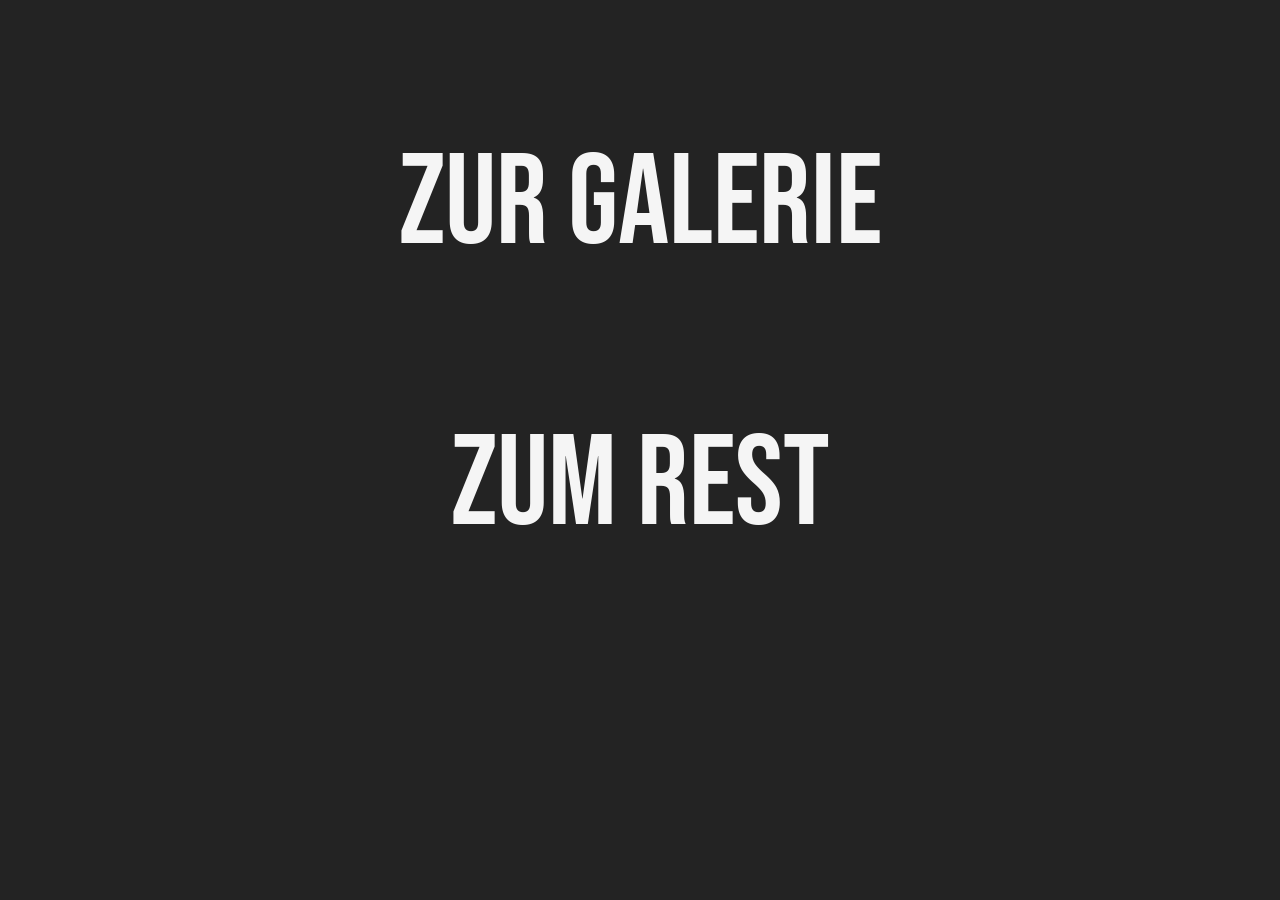
<file: index.html>
<!DOCTYPE html>
<html lang="en">
<head>
    <meta charset="UTF-8">
    <meta name="viewport" content="width=device-width, initial-scale=1.0">
    <title>Document</title>
    <link rel="stylesheet" href="./style.css">
  
</head>
<body>
 
</a>
    <a href="./about.html">
        <p>Zur Galerie</p>
    </a>
    <a href="./about2.html">
        <p>Zum Rest</p>
    </a>
</body>
</html>
</file>
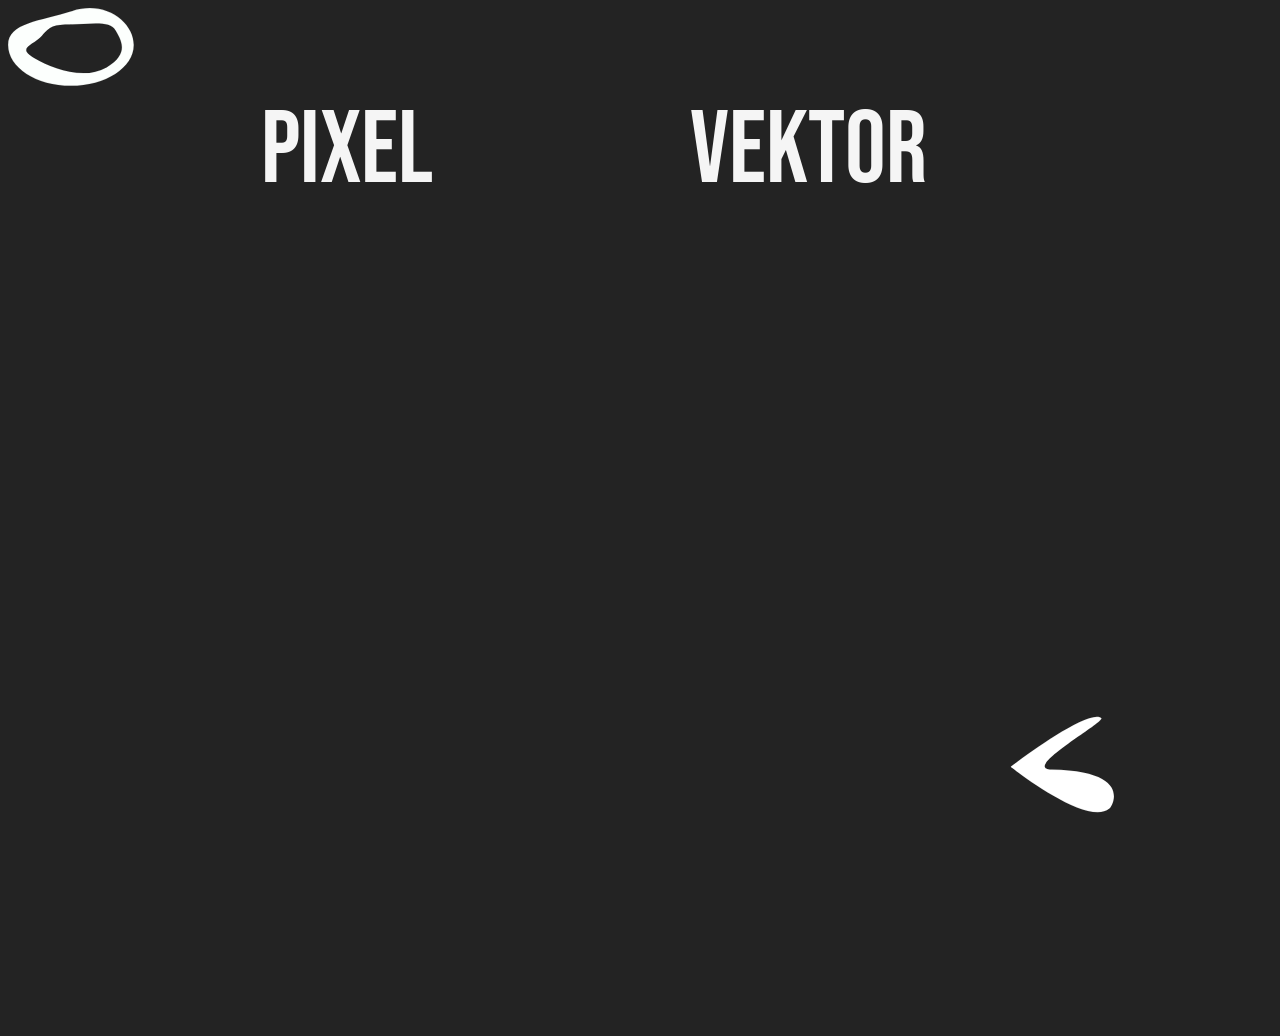
<file: about.html>
<!DOCTYPE html>
<html lang="en">
<head>
    <meta charset="UTF-8">
    <meta name="viewport" content="width=device-width, initial-scale=1.0">
    <title>Document</title>
    <link rel="stylesheet" href="./style2.css">
</head>
<body>
     
   <a href="./index.html">
    <div><img src="./image/Kreis.svg" alt="Zurück" id="Kreis"></div>
   </a>
    <a href="./pixel.html">
        <p1>Pixel</p1>
    </a>
    <a href="./vektor.html">
        <p2>Vektor</p2>
    </a>

    <a href="./index.html">
        <div1><img src="./image/zurück.svg" alt="Zurück" id="Pfeil"></div1>
    </a>

</body>
</html>
</file>
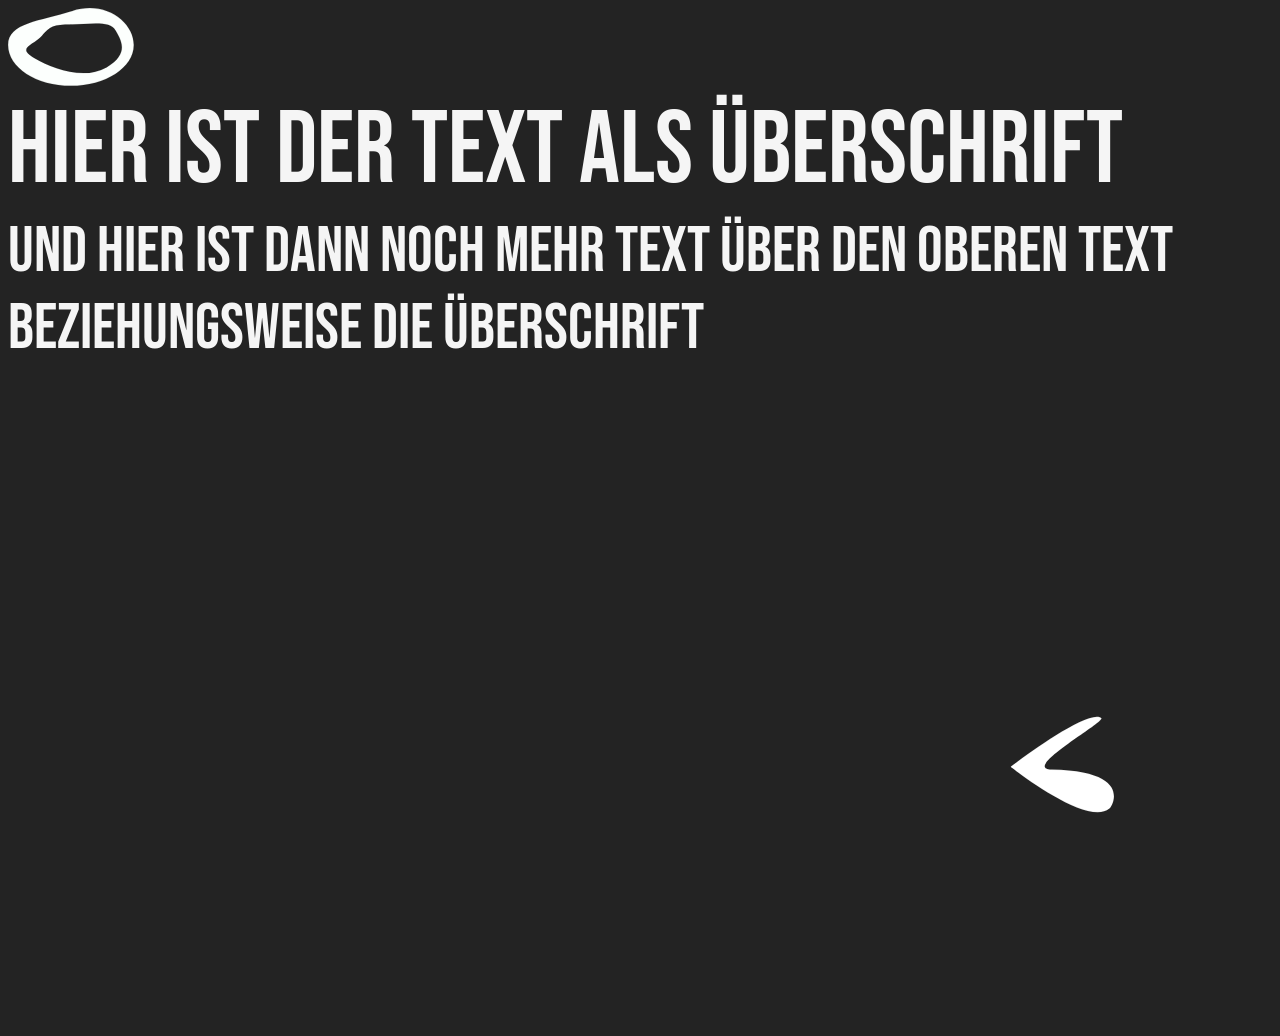
<file: about2.html>
<!DOCTYPE html>
<html lang="en">
<head>
    <meta charset="UTF-8">
    <meta name="viewport" content="width=device-width, initial-scale=1.0">
    <title>Document</title>
    <link rel="stylesheet" href="./style.css">
</head>
<body>
     <a href="./index.html">
    <div><img src="./image/Kreis.svg" alt="Zurück" id="Kreis"></div>
   </a>
    <p2>Hier ist der Text als Überschrift</p2>
    <br>
    <p3>Und hier ist dann noch mehr Text über den oberen Text beziehungsweise die Überschrift</p3>

     <a href="./index.html">
        <div1><img src="./image/zurück.svg" alt="Zurück" id="Pfeil"></div1>
    </a>

</body>
</html>
</file>
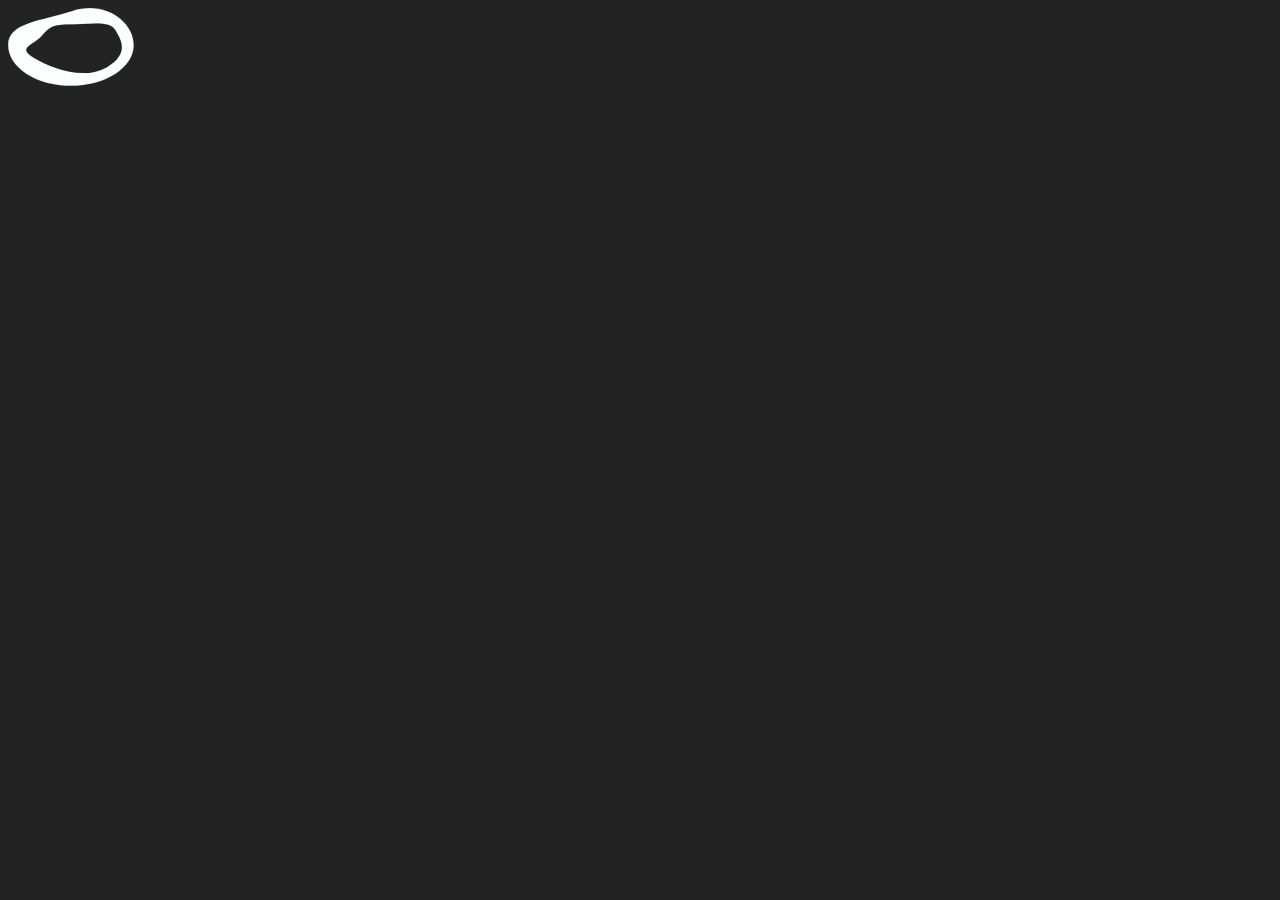
<file: animation.html>
<!DOCTYPE html>
<html lang="en">
<head>
    <meta charset="UTF-8">
    <meta name="viewport" content="width=device-width, initial-scale=1.0">
    <title>Document</title>
    <link rel="stylesheet" href="./styleanimation.css">
</head>
<body>
     <a href="./index.html">
    <div><img src="./image/Kreis.svg" alt="Zurück" id="Kreis"></div>
   </a>
    
    
</body>
</html>
</file>
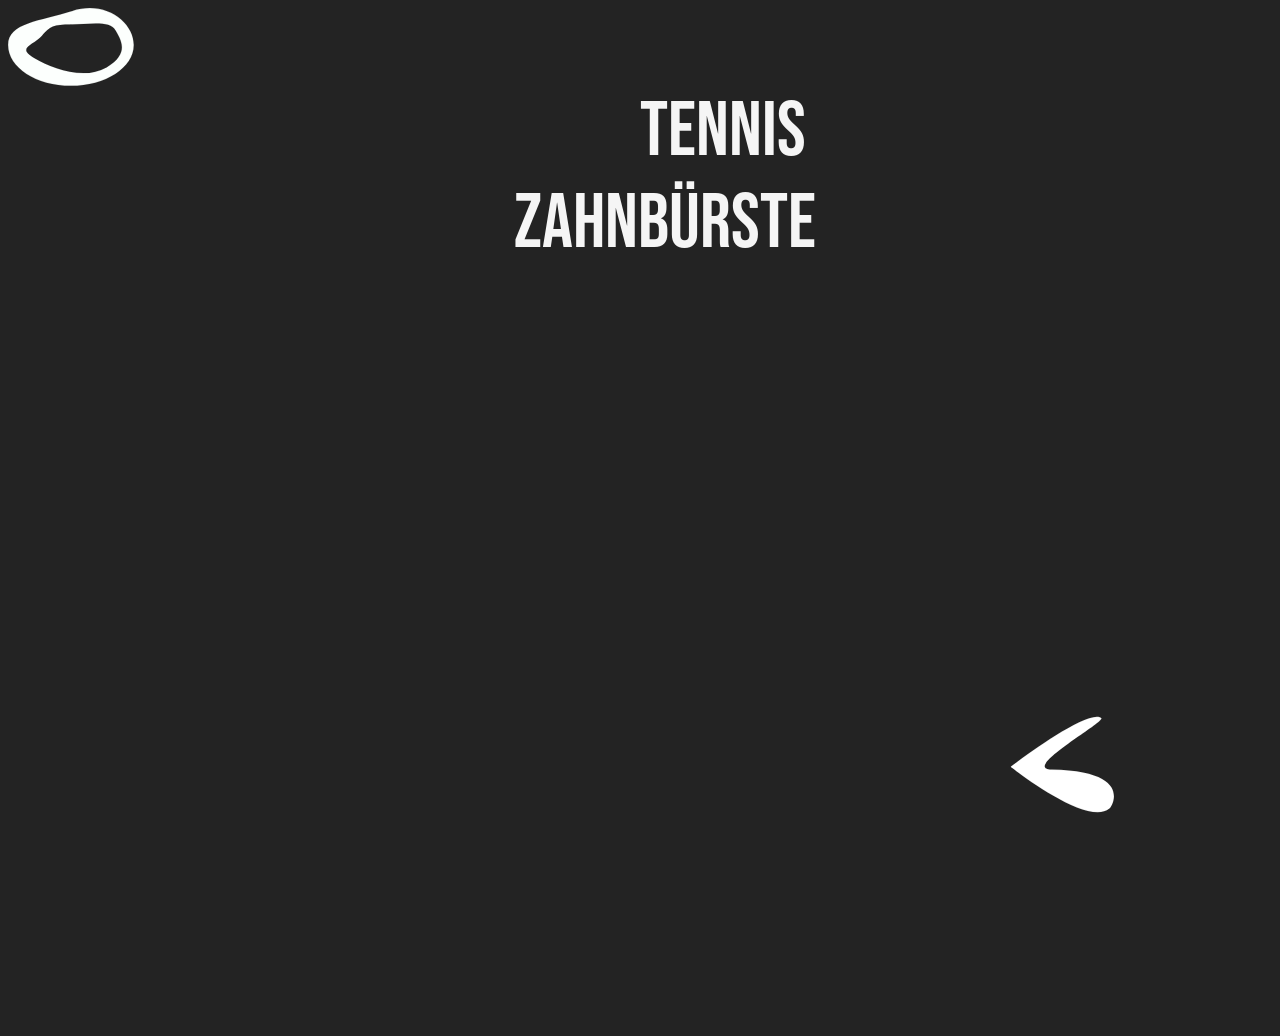
<file: pixel.html>
<!DOCTYPE html>
<html lang="en">
<head>
    <meta charset="UTF-8">
    <meta name="viewport" content="width=device-width, initial-scale=1.0">
    <title>Document</title>
    <link rel="stylesheet" href="./stylepixel.css">
</head>
<body>
     <a href="./index.html">
    <div><img src="./image/Kreis.svg" alt="Zurück" id="Kreis"></div>
   </a>
   
    <a href="./animation/resources/animation_page/animation.html">
    <p1>Tennis</p1> 
    </a>
    
    <br>
    <a href="./animation2/resources/animation_page/animation.html">
    <p2>Zahnbürste</p2>
    </a>

    <a href="./about.html">
        <div1><img src="./image/zurück.svg" alt="Zurück" id="Pfeil"></div1>
    </a>
   



    
</body>
</html>
</file>
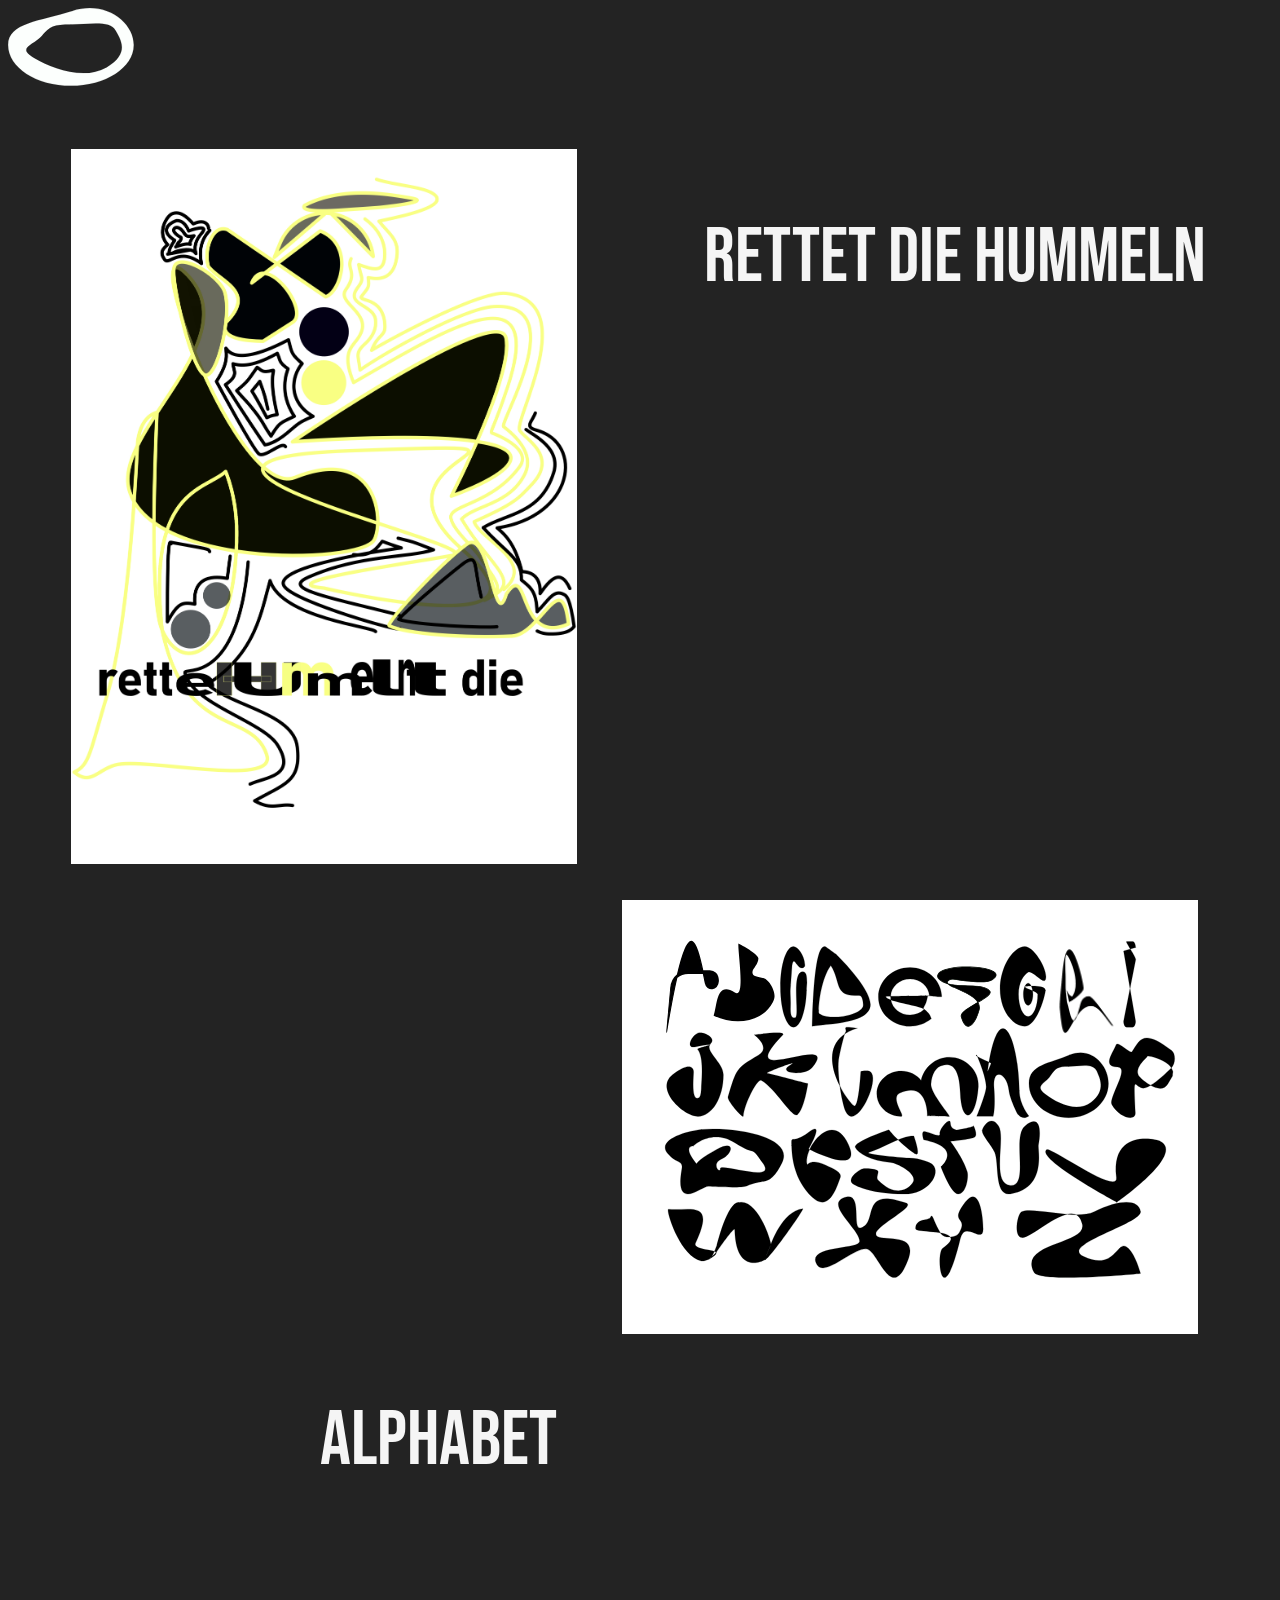
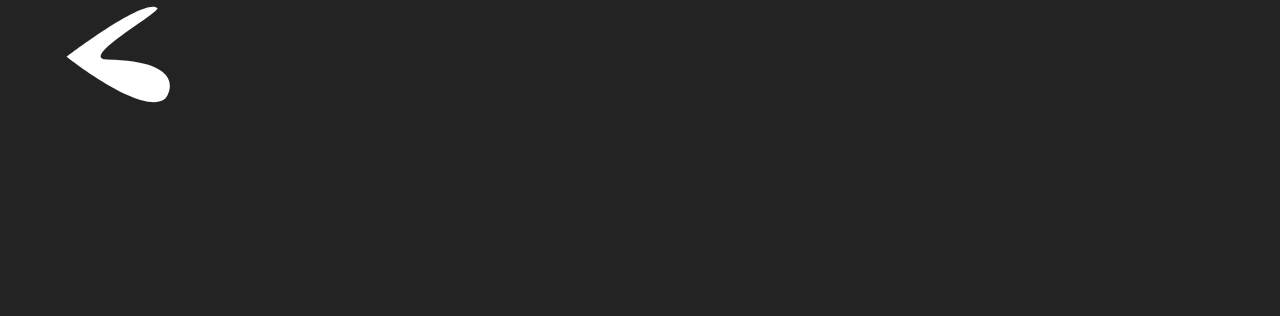
<file: vektor.html>
<!DOCTYPE html>
<html lang="en">
<head>
    <meta charset="UTF-8">
    <meta name="viewport" content="width=device-width, initial-scale=1.0">
    <title>Document</title>
    <link rel="stylesheet" href="./stylepixel.css">
</head>
<body>
     <a href="./index.html">
    <div><img src="./image/Kreis.svg" alt="Zurück" id="Kreis"></div>
   </a>

   
    <div><p> rettet die Hummeln</p>
   
    <img src="./image/rettet die hummeln.jpg" alt="Hummeln"
    id="Hummeln">
    </div>
    

    <div>
        <br>
        <br>
        <p3>Alphabet</p3>

    <img src="./image/alphabet vektor.svg" alt="Alphabetimage"
    id="Alphabetimage">
    </div>
    </div>
        <a href="./about.html">
        <div2><img src="./image/zurück.svg"alt="Zurück" id="Pfeil"></div2>
    </a>
   

</body>
</html>
</file>
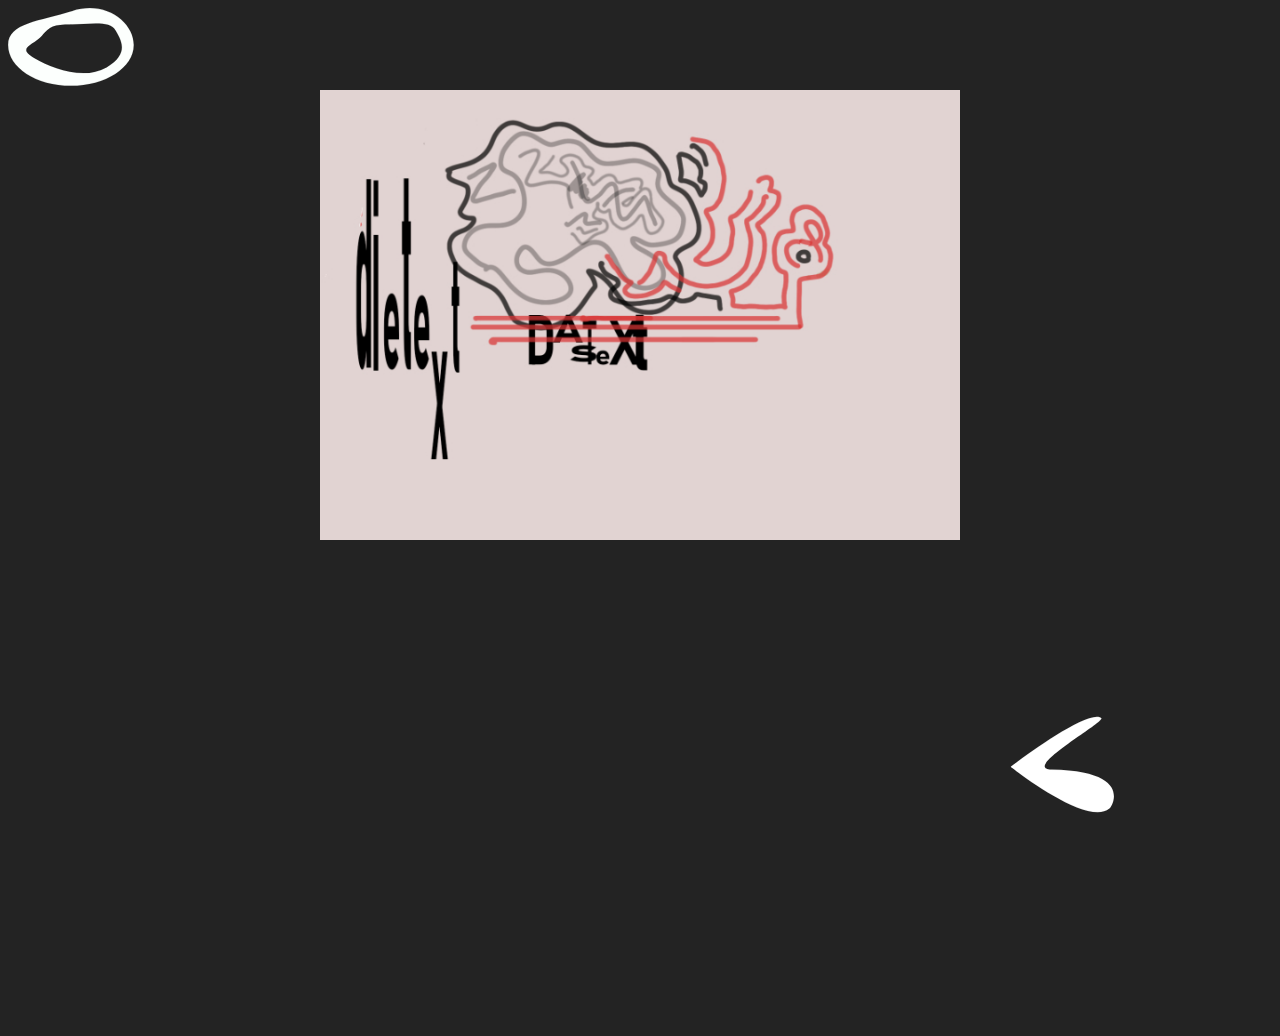
<file: animation/resources/animation_page/animation.html>
<!DOCTYPE html>
<html lang="en">

<head>
    <meta charset="UTF-8">
    <meta name="viewport" content="width=device-width, initial-scale=1.0">
    <title>animation</title>
    <meta name="viewport" content="width=device-width, initial-scale=1.0, maximum-scale=1.0, user-scalable=no">
<link rel="stylesheet" href="./frames.css">
</head>

<body>
    <a href="../../../index.html">
    <div><img src="../../../image/Kreis.svg" alt="Zurück" id="Kreis"></div>
    </a>
    

<div id="frame_container">


        <img id="frame" src="./frames/0.jpg" alt="animation frame">
        

    </div>
        <a href="../../../pixel.html">
        <div1><img src="../../../image/zurück.svg" alt="Zurück" id="Pfeil"></div1>
    </a>
</body>

<script src="./animate_frames.js"></script>

</html>
</file>
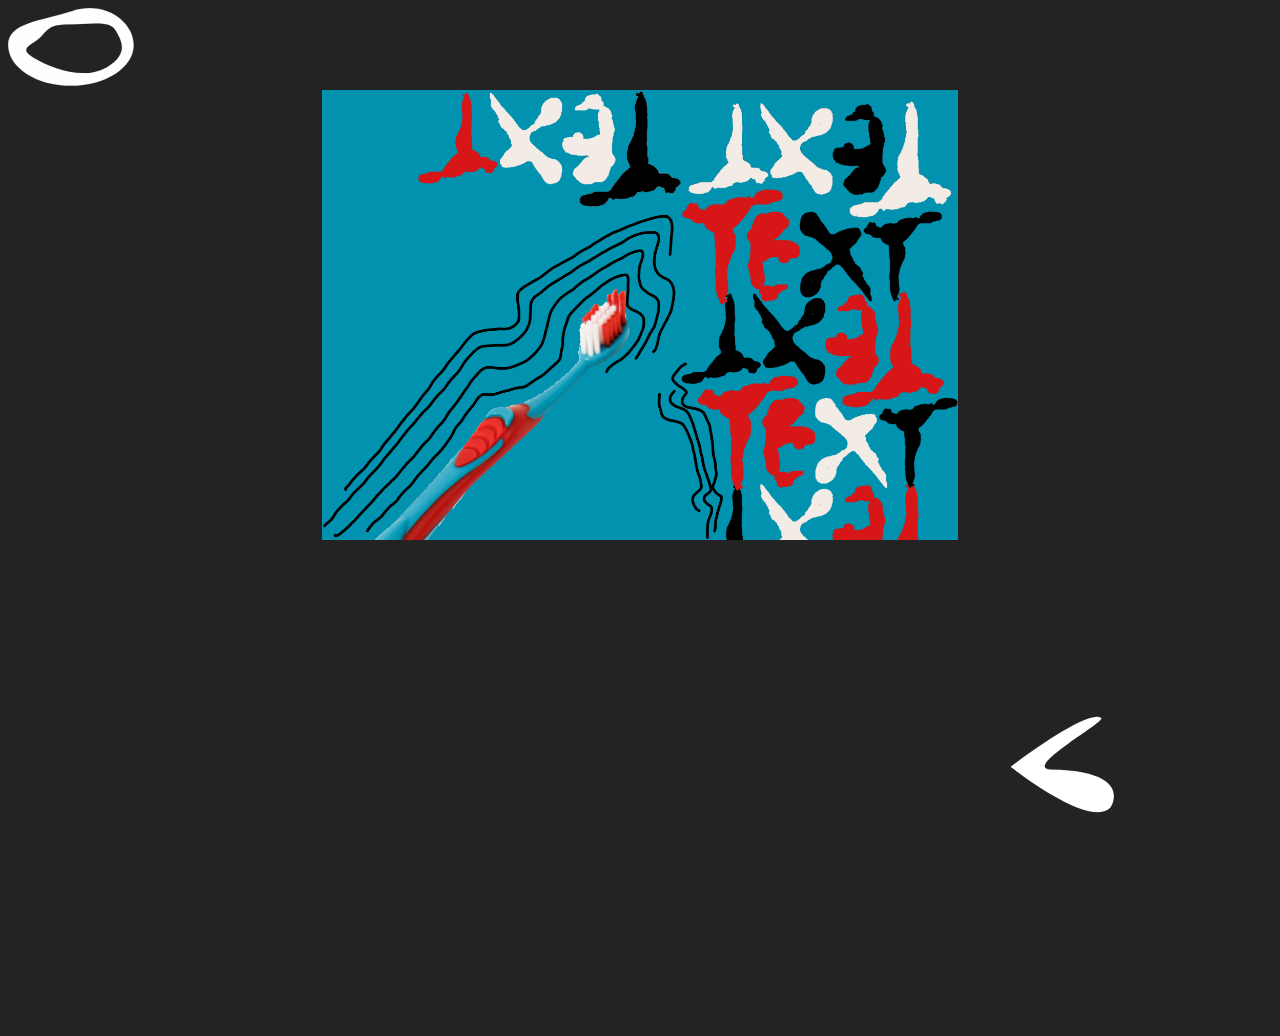
<file: animation2/resources/animation_page/animation.html>
<!DOCTYPE html>
<html lang="en">

<head>
    <meta charset="UTF-8">
    <meta name="viewport" content="width=device-width, initial-scale=1.0">
    <title>animation</title>
    <meta name="viewport" content="width=device-width, initial-scale=1.0, maximum-scale=1.0, user-scalable=no">
<link rel="stylesheet" href="./frames.css">
</head>

<body>
     <a href="../../../index.html">
    <div><img src="../../../image/Kreis.svg" alt="Zurück" id="Kreis"></div>
   </a>
    

<div id="frame_container">


        <img id="frame" src="./frames/0.jpg" alt="animation frame">
        

    </div>
    </div>
        <a href="../../../pixel.html">
        <div1><img src="../../../image/zurück.svg" alt="Zurück" id="Pfeil"></div1>
    </a>

</body>

<script src="./animate_frames.js"></script>

</html>
</file>
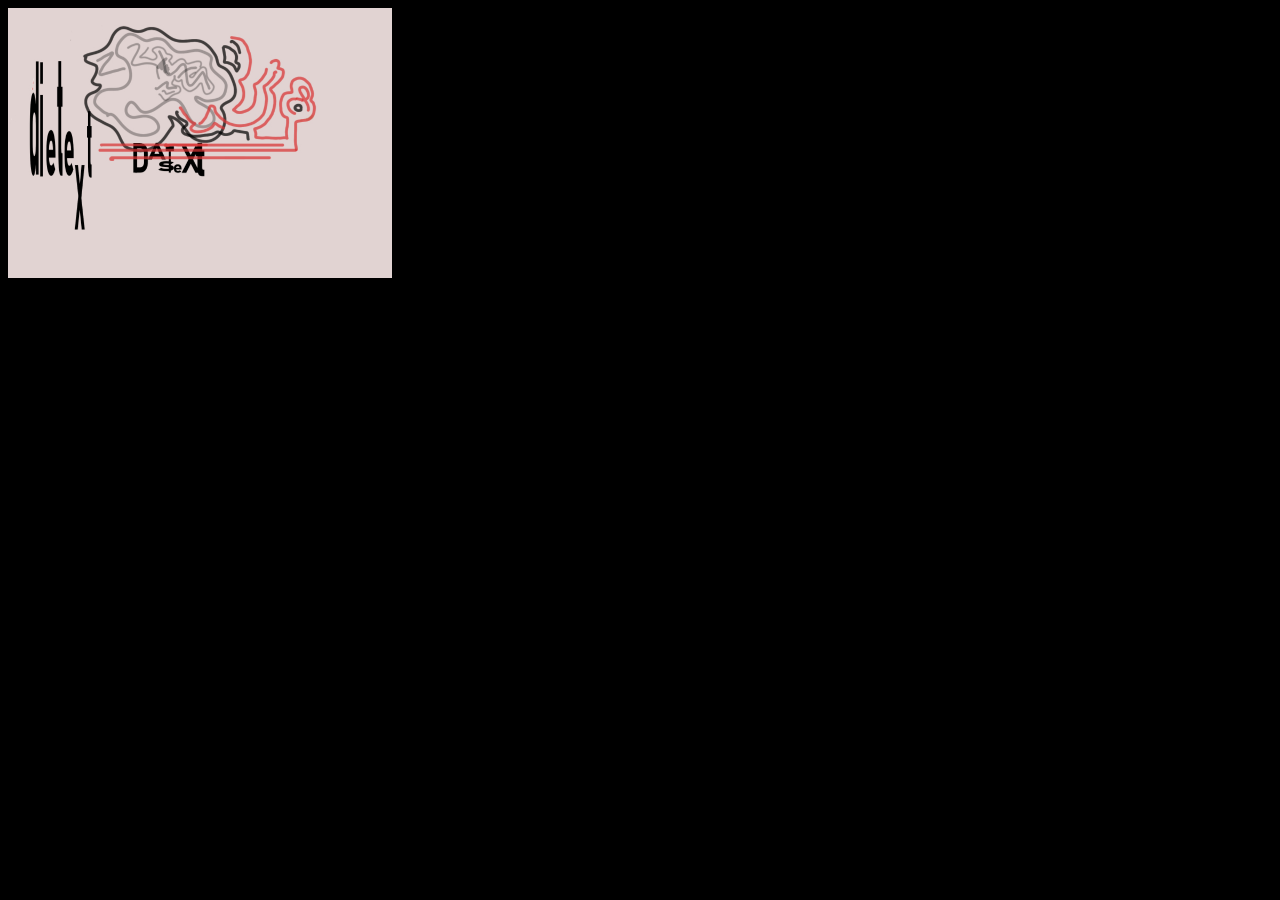
<file: fonts/animation/resources/animation_page/animation.html>
<!DOCTYPE html>
<html lang="en">

<head>
    <meta charset="UTF-8">
    <meta name="viewport" content="width=device-width, initial-scale=1.0">
    <title>animation</title>
    <meta name="viewport" content="width=device-width, initial-scale=1.0, maximum-scale=1.0, user-scalable=no">
<link rel="stylesheet" href="./frames.css">
</head>

<body>
    

<div id="frame_container">


        <img id="frame" src="./frames/0.jpg" alt="animation frame">
        

    </div>

</body>

<script src="./animate_frames.js"></script>

</html>
</file>
<file: style.css>
body{
    background-color: rgb(35, 35, 35);
}
p{
    color:whitesmoke;
    font-size: 10vw;
    font-family: myfont ;
    text-align:center;
}
p2{
    color:whitesmoke;
    font-size: 8vw;
    font-family: myfont ;
    text-align:center;
    top:40%;
}
p3{
    color:whitesmoke;
    font-size: 5vw;
    font-family: myfont ;
    text-align:center;
}

#Kreis{
    width:10%;
 
}

#Pfeil{
    width:90%;
    
}
div1 {

  padding:10px;
  display: inline-block;
  position: absolute;
  right:1%;
  top: 70%;
  

}




a:link{
    text-decoration: none;
}
@font-face {
    font-family: myfont;
    src: url(./fonts/BebasNeue-Regular.ttf);
}
</file>
<file: style2.css>
body{
    background-color: rgb(35, 35, 35);;
}
p1{
    color:whitesmoke;
    font-size: 8vw;
    font-family: myfont ;
    text-align:top left;
    position: relative;
    left:20%;
   
}
p2{
    color:whitesmoke;
    font-size: 8vw;
    font-family: myfont ;
    text-align:top right;
    position: relative;
    left: 40%;
    
}
p3{
    color:whitesmoke;
    font-size: 8vw;
    font-family: myfont ;
    text-align:center;
    position: relative;

   
    
}

#Kreis{
    width:10%;
}

#Pfeil{
    width:90%;
    
}
div1 {

  padding:10px;
  display: inline-block;
  position: absolute;
  right:1%;
  top: 70%;
  

}
a:link{
    text-decoration: none;
}


  


@font-face {
    font-family: myfont;
    src: url(./fonts/BebasNeue-Regular.ttf);
}
</file>
<file: styleanimation.css>
body{
    background-color:  rgb(35, 35, 35);
}

p1{
    color: whitesmoke;
    font-size: 3vw;
    font-family: myfont;
    text-align: right;
    position: fixed;
    left: 30%;

}
p2{
    color: whitesmoke;
    font-size: 3vw;
    font-family: myfont;
    text-align: right;
    position: fixed;
    left: 60%;
}
#Kreis{
    width:10%;
}
a:link{
    text-decoration: none;
}

@font-face {
    font-family: myfont;
    src: url(./fonts/BebasNeue-Regular.ttf);
</file>
<file: stylepixel.css>
body{
    background-color:  rgb(35, 35, 35);

}



#Hummeln{
    width:40%;
    display: block;
  margin-left: 5%;
  margin-top: 5%;
  
}

#Alphabetimage{
    width:45%;
    display:block;
    margin-left: 48%;
    margin-bottom: 15%;
    position: absolute;
   
}

p{
    color: whitesmoke;
    font-size: 6vw;
    font-family: myfont;
    text-align: right;
    position: absolute;
    left: 55%;
    top: 15%;
    

}
p1{
    color: whitesmoke;
    font-size: 6vw;
    font-family: myfont;
    text-align: right;
    position: relative;
    left: 50%;

}
p2{
    color: whitesmoke;
    font-size: 6vw;
    font-family: myfont;
    text-align: right;
    position: relative;
    left: 40%;

}
p3{
    color: whitesmoke;
    font-size: 6vw;
    font-family: myfont;
    text-align: left;
    position:absolute;
    left: 25%;
    top: 155%;

}



#Kreis{
    width: 10%;
    display: flex;
}

#Pfeil{
    width:90%;
    
}
div1 {

  padding:10px;
  display: inline-block;
  position: absolute;
  right:1%;
  top: 70%;
  

}
div2 {
   
  display: inline-block;
  position:absolute;
  left:1%;
  top:170%;
  

}
a:link{
    text-decoration: none;
}

@font-face {
    font-family: myfont;
    src: url(./fonts/BebasNeue-Regular.ttf);
}
</file>
<file: animation/resources/animation_page/frames.css>
body{
    overflow: hidden;
    background-color: rgb(35, 35, 35);
}

#frame_container{


    width:50vw;
    display: flex;
    justify-content: center;
    margin: auto;
    overflow: hidden;

    


}

#frame{

    height:50vh;

}

#Kreis{
    width: 10%;
    
    
}

#Pfeil{
    width: 90%;
}
div1 {

  padding:10px;
  display: inline-block;
  position: absolute;
  right:1%;
  top: 70%;
  

}
</file>
<file: animation2/resources/animation_page/frames.css>
body{
    overflow: hidden;
    background-color: rgb(35, 35, 35);
}

#frame_container{


    width:50vw;
    display: flex;
    justify-content: center;
    margin: auto;
    overflow: hidden;


}

#frame{

    height:50vh;

}
#Kreis{
    width: 10%;
}

#Pfeil{
    width: 90%;
}
div1 {

  padding:10px;
  display: inline-block;
  position: absolute;
  right:1%;
  top: 70%;
  

}
</file>
<file: fonts/animation/resources/animation_page/frames.css>
body{
    overflow: hidden;
    background-color: black;
}

#frame_container{


    width:30vw;
    display: flex;
    justify-content: center;
    overflow: hidden;
    


}

#frame{

    height:30vh;

}
</file>
